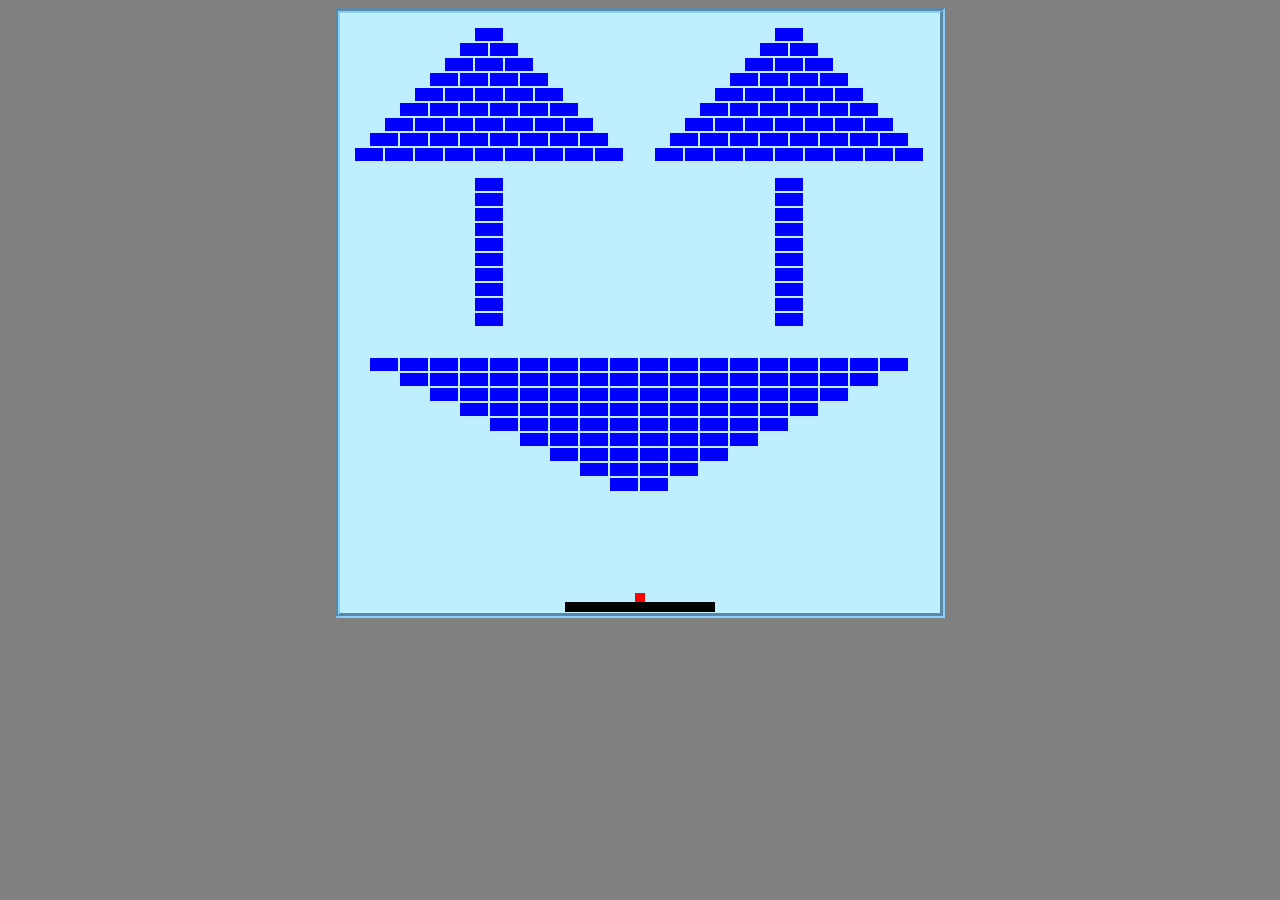
<file: WebContent/breakBricks.html>
<!DOCTYPE HTML PUBLIC "-//W3C//DTD HTML 4.01 Transitional//EN">  
<html>  
<head>  
<meta http-equiv="Content-Type" content="text/html; charset=gb2312" />  
<title></title>  
<style>  
#mainDiv div{  
    width:28px;height:13px;background-color:blue;position:absolute;  
}  
</style>  
<script>  
 
var $ = function (id) {//���㰴id��ȡ  
    return document.getElementById(id);  
};  
  
var zdivs = new Array();//���ڴ洢���е�ש��div  
  
window.onload=function(){  
    var x =150;var y = 15;  
    var m = $("mainDiv");  
      
    for(var i=1;i<=9;i++){  
          
        for(var j=0;j<i;j++){  
            var di = document.createElement("div");  
            di.style.top = y+(i-1)*15;  
            di.style.left= x-i*15+j*30;  
            m.appendChild(di);  
              
            var di1 = document.createElement("div");  
            di1.style.top = y+(i-1)*15;  
            di1.style.left= x+300-i*15+j*30;  
            m.appendChild(di1);  
              
            zdivs[zdivs.length]=di;  
            zdivs[zdivs.length]=di1;  
        }         
          
          
    }  
  
    for(var i=1;i<=10;i++){  
            var di = document.createElement("div");  
            di.style.top = y+150+(i-1)*15;  
            di.style.left= x-15;  
            m.appendChild(di);  
              
            var di1 = document.createElement("div");  
            di1.style.top = y+150+(i-1)*15;  
            di1.style.left= x-15+300;  
            m.appendChild(di1);  
              
            zdivs[zdivs.length]=di;  
            zdivs[zdivs.length]=di1;  
    }  
      
    for(var i=1;i<=9;i++){  
        for(var j=0;j<i*2;j++){  
            var di = document.createElement("div");  
            di.style.top = y+450-(i-1)*15;  
            di.style.left= x+150-i*30+j*30;  
            m.appendChild(di);  
              
            zdivs[zdivs.length]=di;  
        }  
    }  
      
}  
  
  
var qx = 295;//�����ʼ����left  
var qy = 580;//�����ʼ����top  
var jiao = 89;//��ʼ���нǶ�  
var zx = 1;//����leftλ�Ƶ�����  
var zy = -1;//����topλ�Ƶ�����  
var rp = null;//������Ϸ����  
  
var qx1=0;  
var qy1=0;  
  
  
function go(){  
        var qiu = $("qiuDiv");  
          
        qx = qx +zx*Math.cos((2*Math.PI/360)*jiao);  
        qy = qy +zy*Math.sin((2*Math.PI/360)*jiao);  
          
        if(qy>=580){  
            if(qx<bangleft||qx>bangleft+150){//�ж��Ƿ��ס  
                clearTimeout(rp);  
            }else{  
                zy=-1;  
                if((qx-bangleft)>(75)){  
                    jiao = 90-(qx-bangleft+10-75)/75*90;  
                    zx = 1;  
                }else{  
                    jiao = 90 - (75-(qx-bangleft+10))/75*90;  
                    zx=-1;  
                }  
                rp = setTimeout("go()",1);  
            }  
        }else{if(qy<=480)  
                for(var i=0,m = zdivs.length ;i<m;i++){  
                    var io = checkIsP(qx,qy,zdivs[i].offsetLeft,zdivs[i].offsetTop);  
                      
                    if(io!=0){  
                          
                        zdivs[i].style.display = "none";  
                        zdivs.splice(i,1);  
                        if(io==1){  
                            zx=1;  
                        }  
                        if(io==2){  
                            zx=-1;  
                        }  
                        if(io==3){  
                            zy=1;  
                        }  
                        if(io==4){  
                            zy=-1;  
                        }  
                        break;  
                    }                 
                }  
              
            if(qx>=600)zx=-1;  
            if(qx<=0)zx=1;  
            if(qy<=0)zy=1;  
            qiu.style.left = qx+"px";     
            qiu.style.top = qy+"px";  
            if(zdivs.length!=0)//���ש��δ����  
            rp = setTimeout("go()",1);  
            }  
}  
  
function checkIsP(qx,qy,zx,zy){  
    var f = {  
        x:qx,  
        y:qy,  
        x1:qx+10,  
        y1:qy+10  
    }  
    var z = {  
        x:zx,  
        y:zy,  
        x1:zx+30,  
        y1:zy+15  
    }  
    var sx;var sy;  
    sx = f.x>=z.x?f.x:z.x;  
    sy = f.y>=z.y?f.y:z.y;  
    if(sx >= f.x && sx <= f.x1 && sy >= f.y && sy <= f.y1 && sx >= z.x && sx <= z.x1 && sy >= z.y && sy <= z.y1){  
      
        return seSmall(Math.abs(f.x-z.x1),Math.abs(f.x1-z.x),Math.abs(f.y-z.y1),Math.abs(f.y1-z.y));  
          
    }else{  
        return 0;  
    }  
}  
  
function seSmall(a,b,c,d){  
      
    if(a<b&&a<c&&a<d){  
        return 1;  
    }  
    if(b<a&&b<c&&b<d){  
        return 2;  
    }  
    if(c<a&&c<b&&c<d){  
        return 3;  
    }  
    if(d<b&&d<c&&d<a){  
        return 4;  
    }  
}  
  
var bangleft = 225;  
var qiuleft = 295;  
var bs = 10;//�����ƶ�Ƶ��  
var kflag =  false;  
//���̴����¼�  
function keydownEvent(event){  
        if(event.keyCode==32){//����ǿո�  
            if(!kflag)  
            go()  
            kflag = true;  
        }  
          
          
        var qiu = $("qiuDiv");  
        var bang = $("bangDiv");  
        if(event.keyCode==37){//��������ͷ  
            for(var i = 0;i<bs;i++){  
                if(bangleft-1!=0){  
                    bangleft-=1;  
                    bang.style.left = bangleft+"px";  
                    if(!kflag){  
                        qiuleft-=1;  
                        qx-=1;  
                        qiu.style.left = qiuleft+"px";  
                    }  
                }  
            }  
        }  
        if(event.keyCode==39){//������Ҽ�ͷ  
            for(var i = 0;i<bs;i++){  
                if(bangleft+1!=450){  
                    bangleft+=1;  
                    bang.style.left = bangleft+"px";  
                    if(!kflag){  
                        qiuleft+=1;  
                        qx+=1;  
                        qiu.style.left = qiuleft+"px";  
                    }  
                }  
            }  
        }  
          
    }  
</script>  
</head>  
<body style="background-color:grey;" onkeydown="keydownEvent(event)">  
    <div align="center">  
        <div style="width:600px;height:600px;background-color:#BFEFFF;border:5px groove #87CEFA;position:relative;" id="mainDiv">  
            <div id="qiuDiv" style="width:10px;height:10px;top:580;left:295;background-color:red;"></div>  
            <div id="bangDiv" style="width:150px;height:10px;bottom:1;left:225;background-color:black;"></div>  
        </div>  
    </div>  
<body>  
</html>
</file>
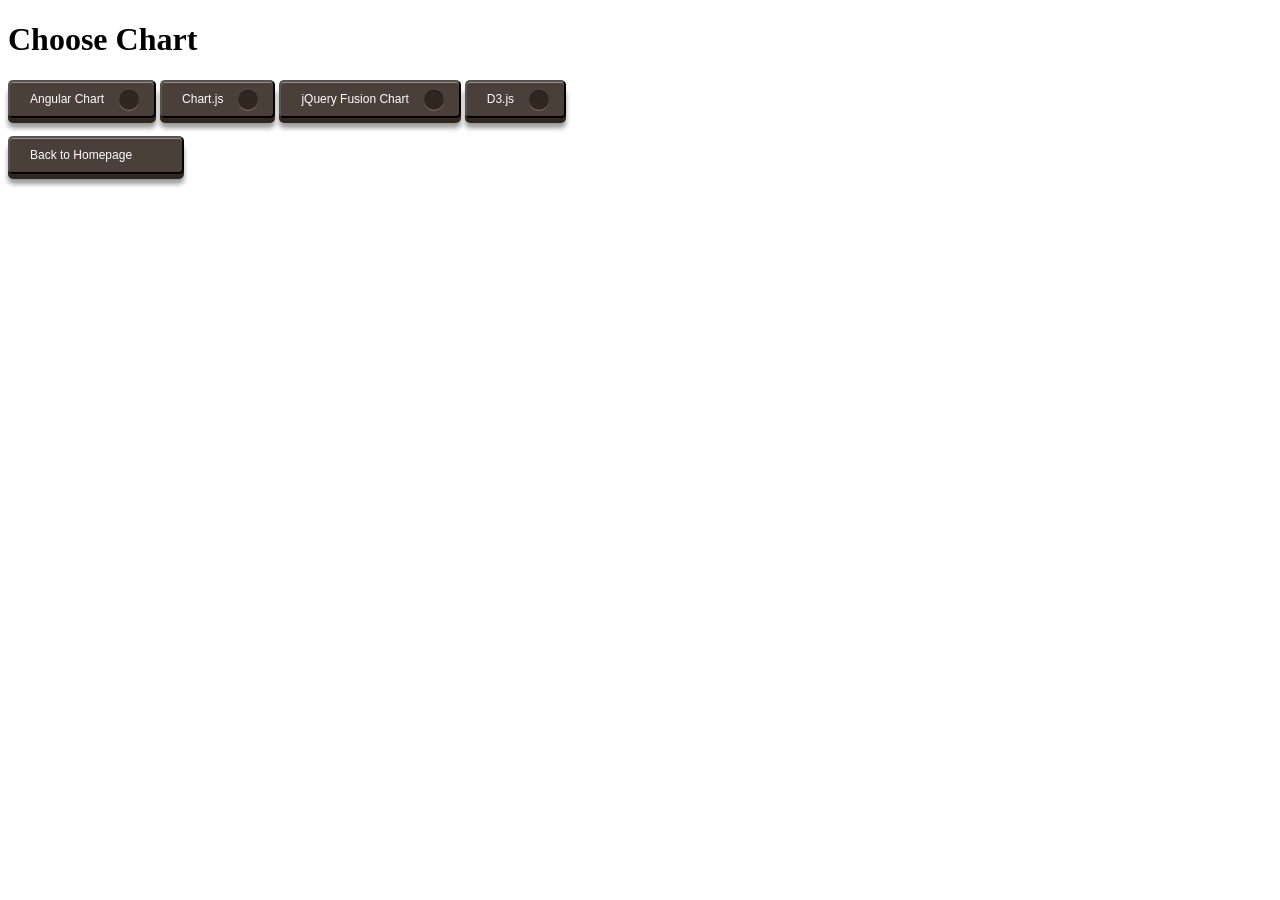
<file: WebContent/chart.html>
<!DOCTYPE html>
<html>
<head>
<meta charset="UTF-8">
<title>Insert title here</title>
<style>
.b1 {
	background-color:#4b3f39;
	font-family: 'Open Sans', sans-serif;
	font-size:12px;
	text-decoration:none;
	color:#fff;
	position:relative;
	padding:10px 20px;
	padding-right:50px;
	background-image: linear-gradient(bottom, rgb(62,51,46) 0%, rgb(101,86,78) 100%);
	border-radius: 5px;
	box-shadow: inset 0px 1px 0px #9e8d84, 0px 5px 0px 0px #322620, 0px 10px 5px #999;
}

.b1:active {
	top:3px;
	background-image: linear-gradient(bottom, rgb(62,51,46) 100%, rgb(101,86,78) 0%);
	box-shadow: inset 0px 1px 0px #9e8d84, 0px 2px 0px 0px #322620, 0px 5px 3px #999;
}

.b1::before {
	background-color:#322620;
	background-image:url(http://www.freeiconspng.com/uploads/red-arrow-png-22.png);
	background-repeat:no-repeat;
	background-position:center center;
	content:"";
	width:20px;
	height:20px;
	position:absolute;
	right:15px;
	top:50%;
	margin-top:-9px;
	border-radius: 50%;
	box-shadow: inset 0px 1px 0px #19120f, 0px 1px 0px #827066;
}

.b1:active::before {
	top:50%;
	margin-top:-12px;
	box-shadow: inset 0px 1px 0px #827066, 0px 3px 0px #19120f, 0px 6px 3px #382e29;
}

.b2 {
	background-color:#3bb3e0;
	font-family: 'Open Sans', sans-serif;
	font-size:12px;
	text-decoration:none;
	color:#fff;
	position:relative;
	padding:10px 20px;
	border-left:solid 1px #2ab7ec;
	margin-left:35px;
	background-image: linear-gradient(bottom, rgb(44,160,202) 0%, rgb(62,184,229) 100%);
	border-top-right-radius: 5px;
	border-bottom-right-radius: 5px;
	box-shadow: inset 0px 1px 0px #2ab7ec, 0px 5px 0px 0px #156785, 0px 10px 5px #999;
}

.b2:active {
	top:3px;
	background-image: linear-gradient(bottom, rgb(62,184,229) 0%, rgb(44,160,202) 100%);
	box-shadow: inset 0px 1px 0px #2ab7ec, 0px 2px 0px 0px #156785, 0px 5px 3px #999;
}
.b2::before {
	content:"·";
	width:35px;
	max-height:29px;
	height:100%;
	position:absolute;
	display:block;
	padding-top:8px;
	top:0px;
	left:-36px;
	font-size:16px;
	font-weight:bold;
	color:#8fd1ea;
	text-shadow:1px 1px 0px #07526e;
	border-right:solid 1px #07526e;
	background-image: linear-gradient(bottom, rgb(10,94,125) 0%, rgb(14,139,184) 100%);
	border-top-left-radius: 5px;
	border-bottom-left-radius: 5px;
	box-shadow:inset 0px 1px 0px #2ab7ec, 0px 5px 0px 0px #032b3a, 0px 10px 5px #999 ;
}

.b2:active::before {
	top:-3px;
	box-shadow:inset 0px 1px 0px #2ab7ec, 0px 5px 0px 0px #032b3a, 1px 1px 0px 0px #044a64, 2px 2px 0px 0px #044a64, 2px 5px 0px 0px #044a64, 6px 4px 2px #0b698b, 0px 10px 5px #999 ;
}
</style>
</head>
<body>
<h1>Choose Chart</h1>
 <button class="b1" onclick = "myFunc1()">Angular Chart</button>
 <button class="b1" onclick = "myFunc2()">Chart.js</button>
 <button class="b1" onclick = "myFunc4()">jQuery Fusion Chart</button> 
 <button class="b1" onclick = "myFunc3()">D3.js</button>
<br/><br/>
<input class="b1" type="button" value = "Back to Homepage" onclick="location.href='index.html'" />

<script>
function myFunc1(){
	window.location.href="AngularChart.html";
}

function myFunc2(){
	window.location.href="Chartjs.html";
}

function myFunc3(){
	window.location.href="d3chart.html";
}
function myFunc4(){
	window.location.href="jQueryFusionchart.html";
}
</script>
</body>
</html>
</file>
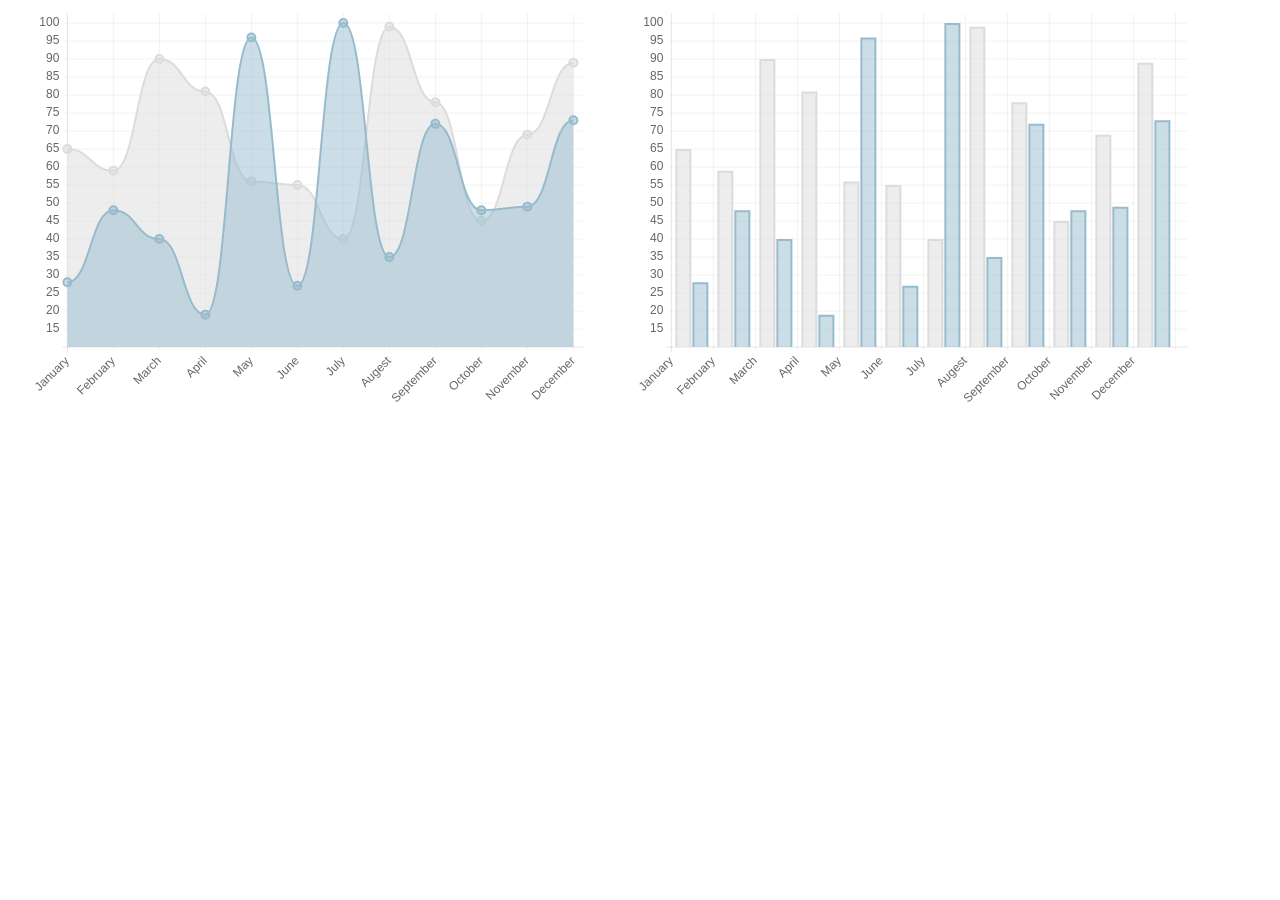
<file: WebContent/Chartjs.html>
<!DOCTYPE html>
<html ng-app="angles">

  <head>
    <title>Bar Chart</title>
<script src="lib/angular.min.js"></script>
<script src="lib/Chart.min.js"></script>
<script src="js/angles.js"></script>
<meta name="viewport" content="initial-scale = 1, user-scalable = no" />
    <style>
			canvas{
			}
		</style>
  </head>

  <body>
    <canvas id="canvas" height="400" width="600"></canvas>
    <canvas id="canvas1" height="400" width="600"></canvas>
    
    <script>	

		var barChartData = {
			labels : ["January","February","March","April","May","June","July","Augest","September","October","November","December"],
			datasets : [
				{
					fillColor : "rgba(220,220,220,0.5)",
					strokeColor : "rgba(220,220,220,1)",
					data : [65,59,90,81,56,55,40,99,78,45,69,89]
				},
				{
					fillColor : "rgba(151,187,205,0.5)",
					strokeColor : "rgba(151,187,205,1)",
					data : [28,48,40,19,96,27,100,35,72,48,49,73]
				}
			]
			
		}

	var myLine = new Chart(document.getElementById("canvas").getContext("2d")).Line(barChartData);
	
	var myLine = new Chart(document.getElementById("canvas1").getContext("2d")).Bar(barChartData);

	
	</script>
  </body>

</html>
</file>
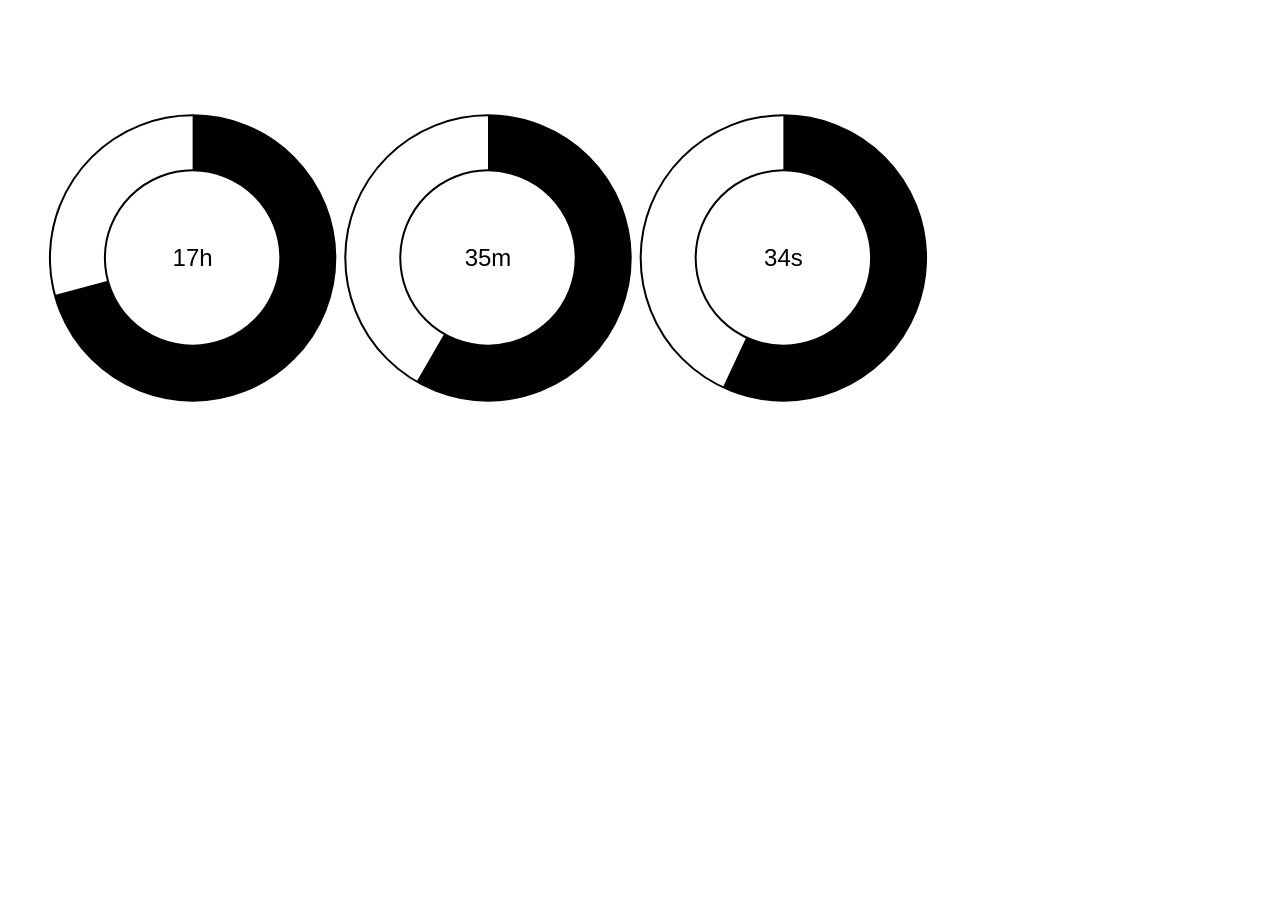
<file: WebContent/d3chart.html>
<!DOCTYPE html>
<html>
<head>
<meta charset="UTF-8">
<title>d3 example</title>
<script src = "lib/d3.v3.min.js"></script>
</head>

<style>

.path--background {
  fill: none;
  stroke: #000;
  stroke-width: 2px;
}

.label {
  font: 24px sans-serif;
  text-anchor: middle;
}

</style>
<body>
<script>
var width = 960,
    height = 500;

var fields = [
  {value: 24, size: 24, label: "h", update: function(date) { return date.getHours(); }},
  {value: 60, size: 60, label: "m", update: function(date) { return date.getMinutes(); }},
  {value: 60, size: 60, label: "s", update: function(date) { return date.getSeconds(); }}
];

var arc = d3.svg.arc()
    .innerRadius(width / 6.5 - 60)
    .outerRadius(width / 6.5 - 5)
    .startAngle(0)
    .endAngle(function(d) { return (d.value / d.size) * 2 * Math.PI; });

var svg = d3.select("body").append("svg")
    .attr("width", width)
    .attr("height", height);

var field = svg.selectAll(".field")
    .data(fields)
  .enter().append("g")
    .attr("transform", function(d, i) { return "translate(" + (i * 2 + 1.25) / 6.5 * width + "," + height / 2 + ")"; })
    .attr("class", "field");

field.append("path")
    .attr("class", "path path--background")
    .attr("d", arc);

var path = field.append("path")
    .attr("class", "path path--foreground");

var label = field.append("text")
    .attr("class", "label")
    .attr("dy", ".35em");

(function update() {
  var now = new Date();

  field
      .each(function(d) { d.previous = d.value, d.value = d.update(now); });

  path.transition()
      .ease("elastic")
      .duration(750)
      .attrTween("d", arcTween);

  label
      .text(function(d) { return d.value + d.label; });

  setTimeout(update, 1000 - (now % 1000));
})();

function arcTween(b) {
  var i = d3.interpolate({value: b.previous}, b);
  return function(t) {
    return arc(i(t));
  };
}

</script>
</body>
</html>
</file>
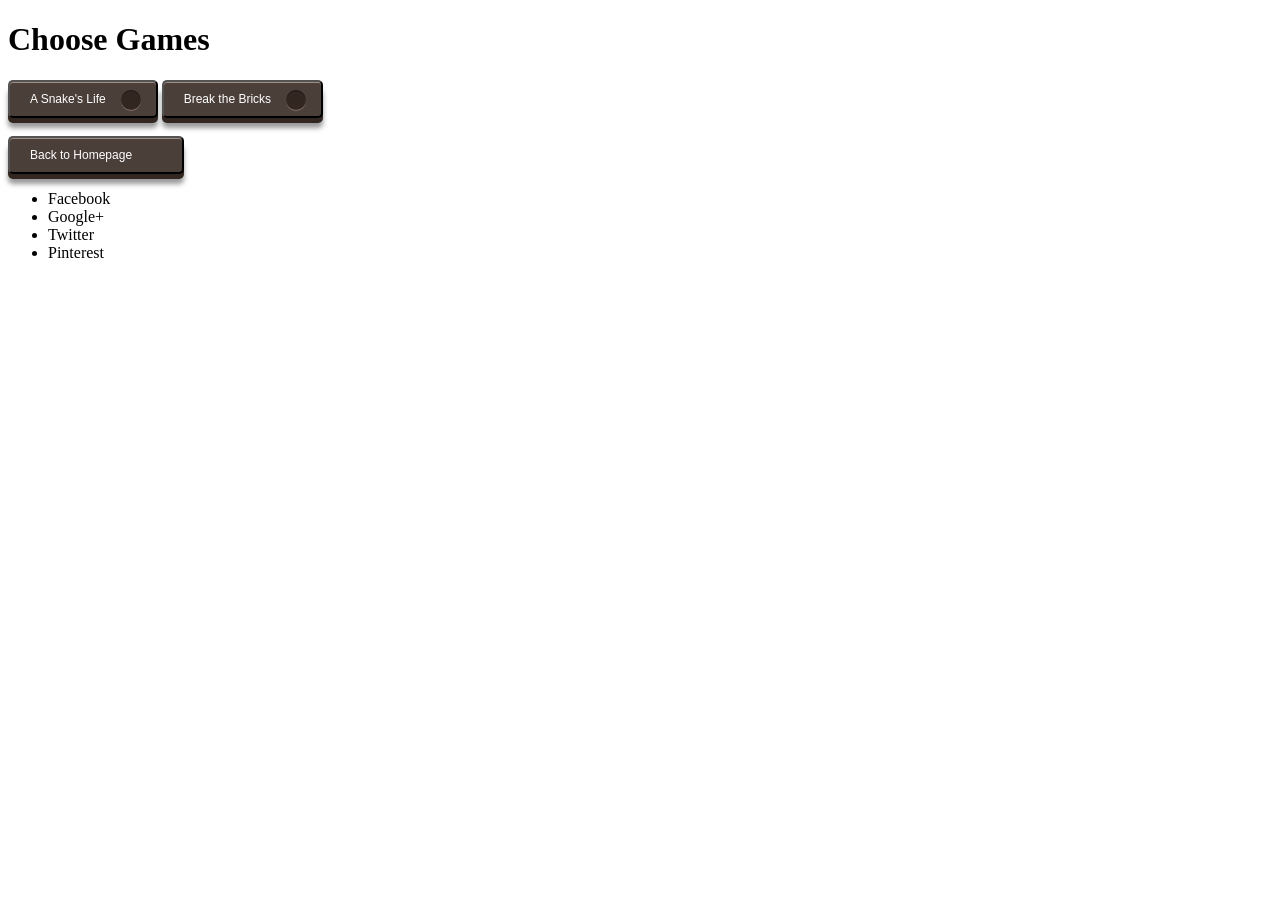
<file: WebContent/game.html>
<!DOCTYPE html>
<html>
<head>
<meta charset="UTF-8">
<title>Insert title here</title>
<style>
.b1 {
	background-color:#4b3f39;
	font-family: 'Open Sans', sans-serif;
	font-size:12px;
	text-decoration:none;
	color:#fff;
	position:relative;
	padding:10px 20px;
	padding-right:50px;
	background-image: linear-gradient(bottom, rgb(62,51,46) 0%, rgb(101,86,78) 100%);
	border-radius: 5px;
	box-shadow: inset 0px 1px 0px #9e8d84, 0px 5px 0px 0px #322620, 0px 10px 5px #999;
}

.b1:active {
	top:3px;
	background-image: linear-gradient(bottom, rgb(62,51,46) 100%, rgb(101,86,78) 0%);
	box-shadow: inset 0px 1px 0px #9e8d84, 0px 2px 0px 0px #322620, 0px 5px 3px #999;
}

.b1::before {
	background-color:#322620;
	background-image:url(http://www.freeiconspng.com/uploads/red-arrow-png-22.png);
	background-repeat:no-repeat;
	background-position:center center;
	content:"";
	width:20px;
	height:20px;
	position:absolute;
	right:15px;
	top:50%;
	margin-top:-9px;
	border-radius: 50%;
	box-shadow: inset 0px 1px 0px #19120f, 0px 1px 0px #827066;
}

.b1:active::before {
	top:50%;
	margin-top:-12px;
	box-shadow: inset 0px 1px 0px #827066, 0px 3px 0px #19120f, 0px 6px 3px #382e29;
}

.b2 {
	background-color:#3bb3e0;
	font-family: 'Open Sans', sans-serif;
	font-size:12px;
	text-decoration:none;
	color:#fff;
	position:relative;
	padding:10px 20px;
	border-left:solid 1px #2ab7ec;
	margin-left:35px;
	background-image: linear-gradient(bottom, rgb(44,160,202) 0%, rgb(62,184,229) 100%);
	border-top-right-radius: 5px;
	border-bottom-right-radius: 5px;
	box-shadow: inset 0px 1px 0px #2ab7ec, 0px 5px 0px 0px #156785, 0px 10px 5px #999;
}

.b2:active {
	top:3px;
	background-image: linear-gradient(bottom, rgb(62,184,229) 0%, rgb(44,160,202) 100%);
	box-shadow: inset 0px 1px 0px #2ab7ec, 0px 2px 0px 0px #156785, 0px 5px 3px #999;
}
.b2::before {
	content:"·";
	width:35px;
	max-height:29px;
	height:100%;
	position:absolute;
	display:block;
	padding-top:8px;
	top:0px;
	left:-36px;
	font-size:16px;
	font-weight:bold;
	color:#8fd1ea;
	text-shadow:1px 1px 0px #07526e;
	border-right:solid 1px #07526e;
	background-image: linear-gradient(bottom, rgb(10,94,125) 0%, rgb(14,139,184) 100%);
	border-top-left-radius: 5px;
	border-bottom-left-radius: 5px;
	box-shadow:inset 0px 1px 0px #2ab7ec, 0px 5px 0px 0px #032b3a, 0px 10px 5px #999 ;
}

.b2:active::before {
	top:-3px;
	box-shadow:inset 0px 1px 0px #2ab7ec, 0px 5px 0px 0px #032b3a, 1px 1px 0px 0px #044a64, 2px 2px 0px 0px #044a64, 2px 5px 0px 0px #044a64, 6px 4px 2px #0b698b, 0px 10px 5px #999 ;
}
</style>
</head>
<body>
<h1>Choose Games</h1>
<!-- <input class="b2" type="button" value = "A Snake's Life" onclick="location.href='snake.html'" />
 -->
 <button class="b1" onclick = "myFunc1()">A Snake's Life</button>
 <button class="b1" onclick = "myFunc2()">Break the Bricks</button>
<br/><br/>
<input class="b1" type="button" value = "Back to Homepage" onclick="location.href='index.html'" />

<div ng-app="myapp" ng-controller = "socialCntrl">
	 <ul ng-social-buttons
             data-url="'http://www.tutorialspoint.com/'"
             data-title="current_title"
             data-description="'{{ current_description }}'"
             data-image="'http://s3.mistinfo.com/32/d8/32d8eab76f4c242f665bda66b5edc6c5.jpg'">
            <li class="ng-social-facebook">Facebook</li>
            <li class="ng-social-google-plus">Google+</li>
            <li class="ng-social-twitter">Twitter</li>
            <li class="ng-social-pinterest">Pinterest</li> 
    </ul>

</div>

<script>
function myFunc1(){
	window.location.href="snake.html";
}

function myFunc2(){
	window.location.href="breakBricks.html";
}

</script>
</body>
</html>
</file>
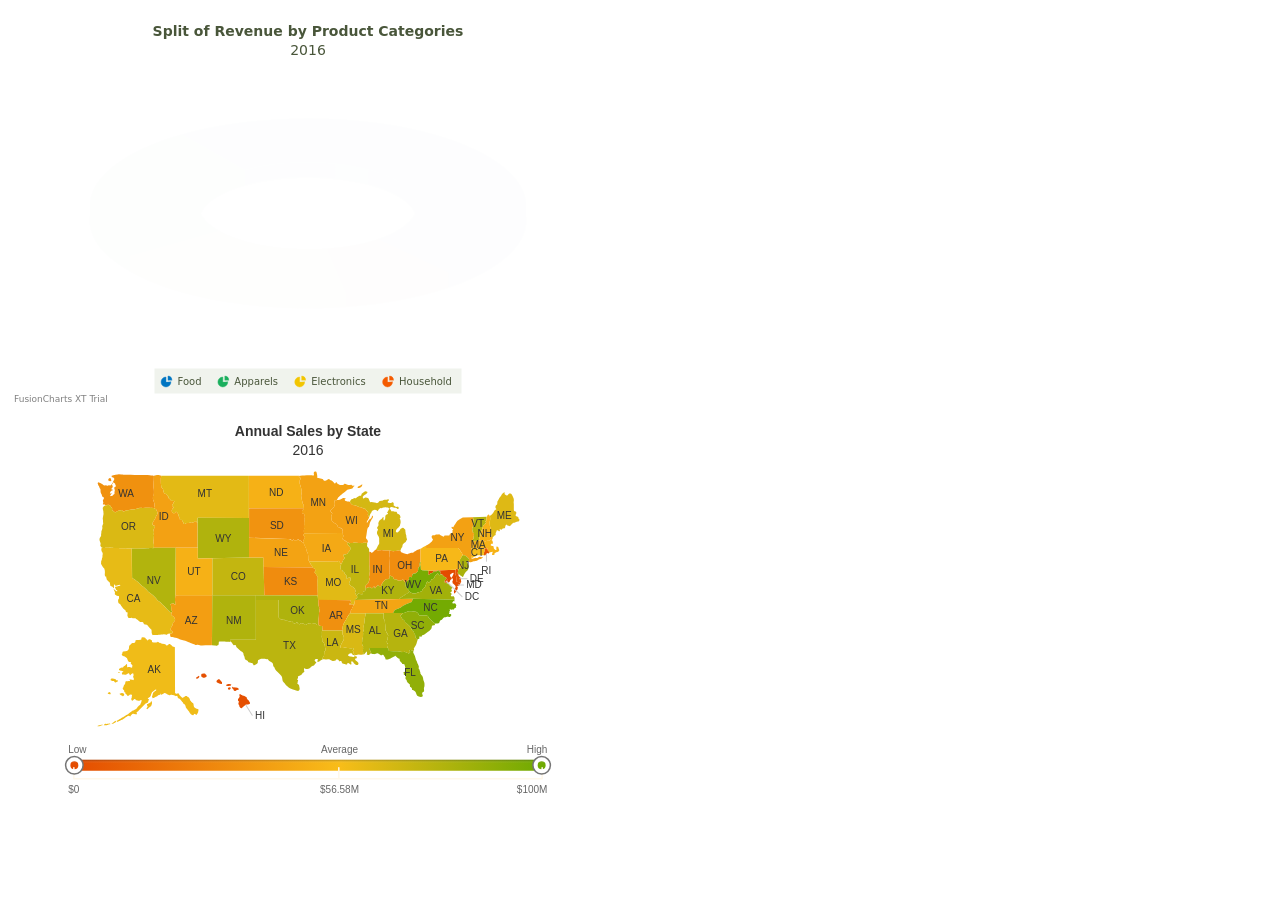
<file: WebContent/jQueryFusionchart.html>
<!DOCTYPE html>
<html>

  <head>
    <script type="text/javascript" src="lib/fusioncharts.js"></script>
    <script type="text/javascript" src="lib/fusioncharts.charts.js"></script>
	 <script type="text/javascript" src="lib/fusioncharts.maps.js"></script>
    <script type="text/javascript" src="lib/fusioncharts.usa.js"></script>
	 <script type="text/javascript" src="lib/fusioncharts.theme.fint.js"></script>
	
	<script>
	FusionCharts.ready(function () {
	    var revenueChart = new FusionCharts({
	        type: 'doughnut3d',
	        renderAt: 'chart-container',
	        width: '600',
	        height: '400',
	        dataFormat: 'json',
	        dataSource: {
	            "chart": {
	                "caption": "Split of Revenue by Product Categories",
	                "subCaption": "2016",
	                "numberPrefix": "$",
	                "paletteColors": "#0075c2,#1aaf5d,#f2c500,#f45b00,#8e0000",
	                "bgColor": "#ffffff",
	                "showBorder": "0",
	                "use3DLighting": "0",
	                "showShadow": "0",
	                "enableSmartLabels": "0",
	                "startingAngle": "310",
	                "showLabels": "0",
	                "showPercentValues": "1",
	                "showLegend": "1",
	                "legendShadow": "0",
	                "legendBorderAlpha": "0",                                
	                "decimals": "0",
	                "captionFontSize": "14",
	                "subcaptionFontSize": "14",
	                "subcaptionFontBold": "0",
	                "toolTipColor": "#ffffff",
	                "toolTipBorderThickness": "0",
	                "toolTipBgColor": "#000000",
	                "toolTipBgAlpha": "80",
	                "toolTipBorderRadius": "2",
	                "toolTipPadding": "5",
	            },
	            "data": [
	                {
	                    "label": "Food",
	                    "value": "28504"
	                }, 
	                {
	                    "label": "Apparels",
	                    "value": "14633"
	                }, 
	                {
	                    "label": "Electronics",
	                    "value": "10507"
	                }, 
	                {
	                    "label": "Household",
	                    "value": "4910"
	                }
	            ]
	        }
	    }).render();
	});

	FusionCharts.ready(function() {
	    var salesByState = new FusionCharts({
	        type: 'usa',
	        renderAt: 'chart-container1',
	        width: '600',
	        height: '400',
	        dataFormat: 'json',
	        dataSource: {
	            "chart": {
	                "caption": "Annual Sales by State",
	                "subcaption": "2016",
	                "bgColor": "#ffffff",
	                "showBorder": "0",
	                "entityFillHoverColor": "#cccccc",
	                "numberScaleValue": "1,1000,1000",
	                "numberScaleUnit": "K,M,B",
	                "numberPrefix": "$",
	                "showLabels": "1",
	                "theme": "fint"
	            },
	            "colorrange": {
	                "minvalue": "0",
	                "startlabel": "Low",
	                "endlabel": "High",
	                "code": "#e44a00",
	                "gradient": "1",
	                "color": [
	                    {
	                        "maxvalue": "56580",
	                        "displayvalue": "Average",
	                        "code": "#f8bd19"
	                    },
	                    {
	                        "maxvalue": "100000",
	                        "code": "#6baa01"
	                    }
	                ]
	            },
	            "data": [
	                {
	                    "id": "HI",
	                    "value": "3189"
	                },
	                {
	                    "id": "DC",
	                    "value": "2879"
	                },
	                {
	                    "id": "MD",
	                    "value": "920"
	                },
	                {
	                    "id": "DE",
	                    "value": "4607"
	                },
	                {
	                    "id": "RI",
	                    "value": "4890"
	                },
	                {
	                    "id": "WA",
	                    "value": "34927"
	                },
	                {
	                    "id": "OR",
	                    "value": "65798"
	                },
	                {
	                    "id": "CA",
	                    "value": "61861"
	                },
	                {
	                    "id": "AK",
	                    "value": "58911"
	                },
	                {
	                    "id": "ID",
	                    "value": "42662"
	                },
	                {
	                    "id": "NV",
	                    "value": "78041"
	                },
	                {
	                    "id": "AZ",
	                    "value": "41558"
	                },
	                {
	                    "id": "MT",
	                    "value": "62942"
	                },
	                {
	                    "id": "WY",
	                    "value": "78834"
	                },
	                {
	                    "id": "UT",
	                    "value": "50512"
	                },
	                {
	                    "id": "CO",
	                    "value": "73026"
	                },
	                {
	                    "id": "NM",
	                    "value": "78865"
	                },
	                {
	                    "id": "ND",
	                    "value": "50554"
	                },
	                {
	                    "id": "SD",
	                    "value": "35922"
	                },
	                {
	                    "id": "NE",
	                    "value": "43736"
	                },
	                {
	                    "id": "KS",
	                    "value": "32681"
	                },
	                {
	                    "id": "OK",
	                    "value": "79038"
	                },
	                {
	                    "id": "TX",
	                    "value": "75425"
	                },
	                {
	                    "id": "MN",
	                    "value": "43485"
	                },
	                {
	                    "id": "IA",
	                    "value": "46515"
	                },
	                {
	                    "id": "MO",
	                    "value": "63715"
	                },
	                {
	                    "id": "AR",
	                    "value": "34497"
	                },
	                {
	                    "id": "LA",
	                    "value": "70706"
	                },
	                {
	                    "id": "WI",
	                    "value": "42382"
	                },
	                {
	                    "id": "IL",
	                    "value": "73202"
	                },
	                {
	                    "id": "KY",
	                    "value": "79118"
	                },
	                {
	                    "id": "TN",
	                    "value": "44657"
	                },
	                {
	                    "id": "MS",
	                    "value": "66205"
	                },
	                {
	                    "id": "AL",
	                    "value": "75873"
	                },
	                {
	                    "id": "GA",
	                    "value": "76895"
	                },
	                {
	                    "id": "MI",
	                    "value": "67695"
	                },
	                {
	                    "id": "IN",
	                    "value": "33592"
	                },
	                {
	                    "id": "OH",
	                    "value": "32960"
	                },
	                {
	                    "id": "PA",
	                    "value": "54346"
	                },
	                {
	                    "id": "NY",
	                    "value": "42828"
	                },
	                {
	                    "id": "VT",
	                    "value": "77411"
	                },
	                {
	                    "id": "NH",
	                    "value": "51403"
	                },
	                {
	                    "id": "ME",
	                    "value": "64636"
	                },
	                {
	                    "id": "MA",
	                    "value": "51767"
	                },
	                {
	                    "id": "CT",
	                    "value": "57353"
	                },
	                {
	                    "id": "NJ",
	                    "value": "80788"
	                },
	                {
	                    "id": "WV",
	                    "value": "95890"
	                },
	                {
	                    "id": "VA",
	                    "value": "83140"
	                },
	                {
	                    "id": "NC",
	                    "value": "97344"
	                },
	                {
	                    "id": "SC",
	                    "value": "88234"
	                },
	                {
	                    "id": "FL",
	                    "value": "88234"
	                }
	            ]
	        }
	    }).render();

	});
	</script>
  </head>

  <body>
    <div id="chart-container">FusionCharts will render here</div>
    <div id="chart-container1">FusionCharts maps will render here</div>

  </body>

</html>
</file>
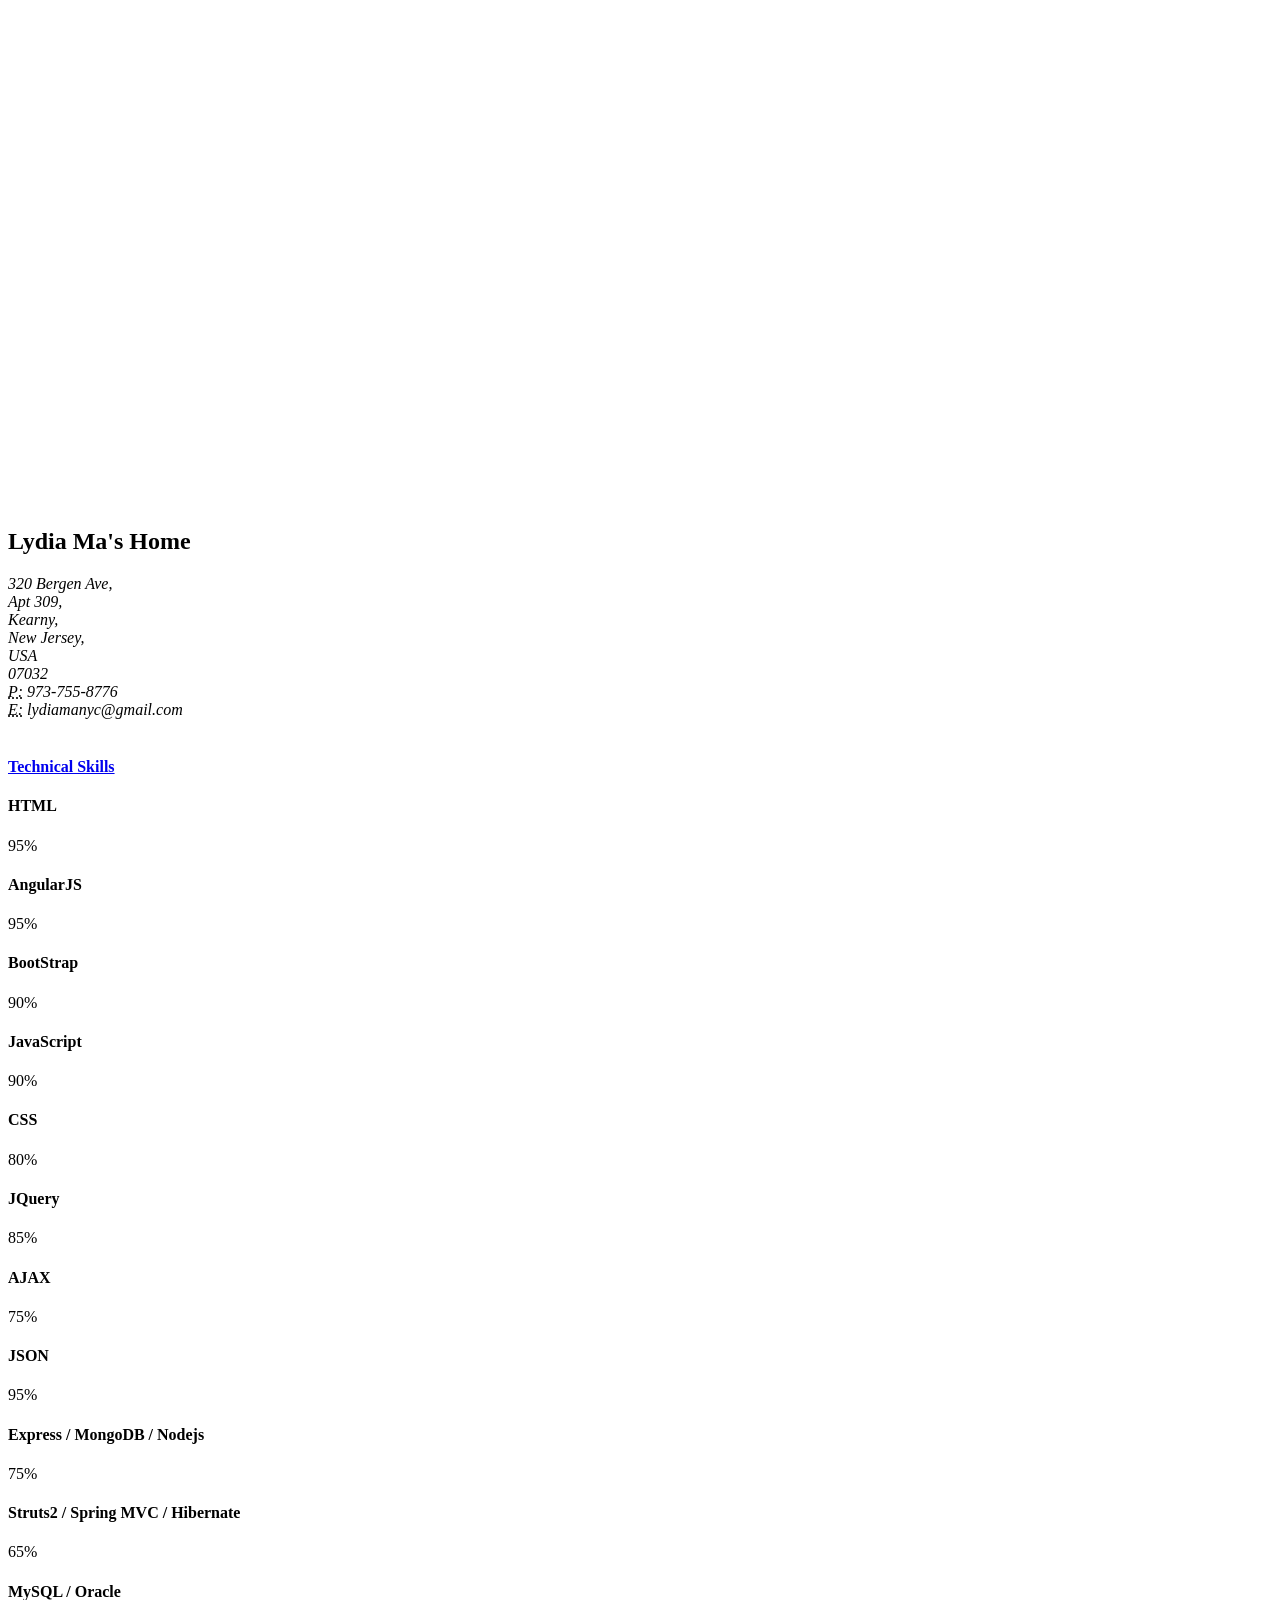
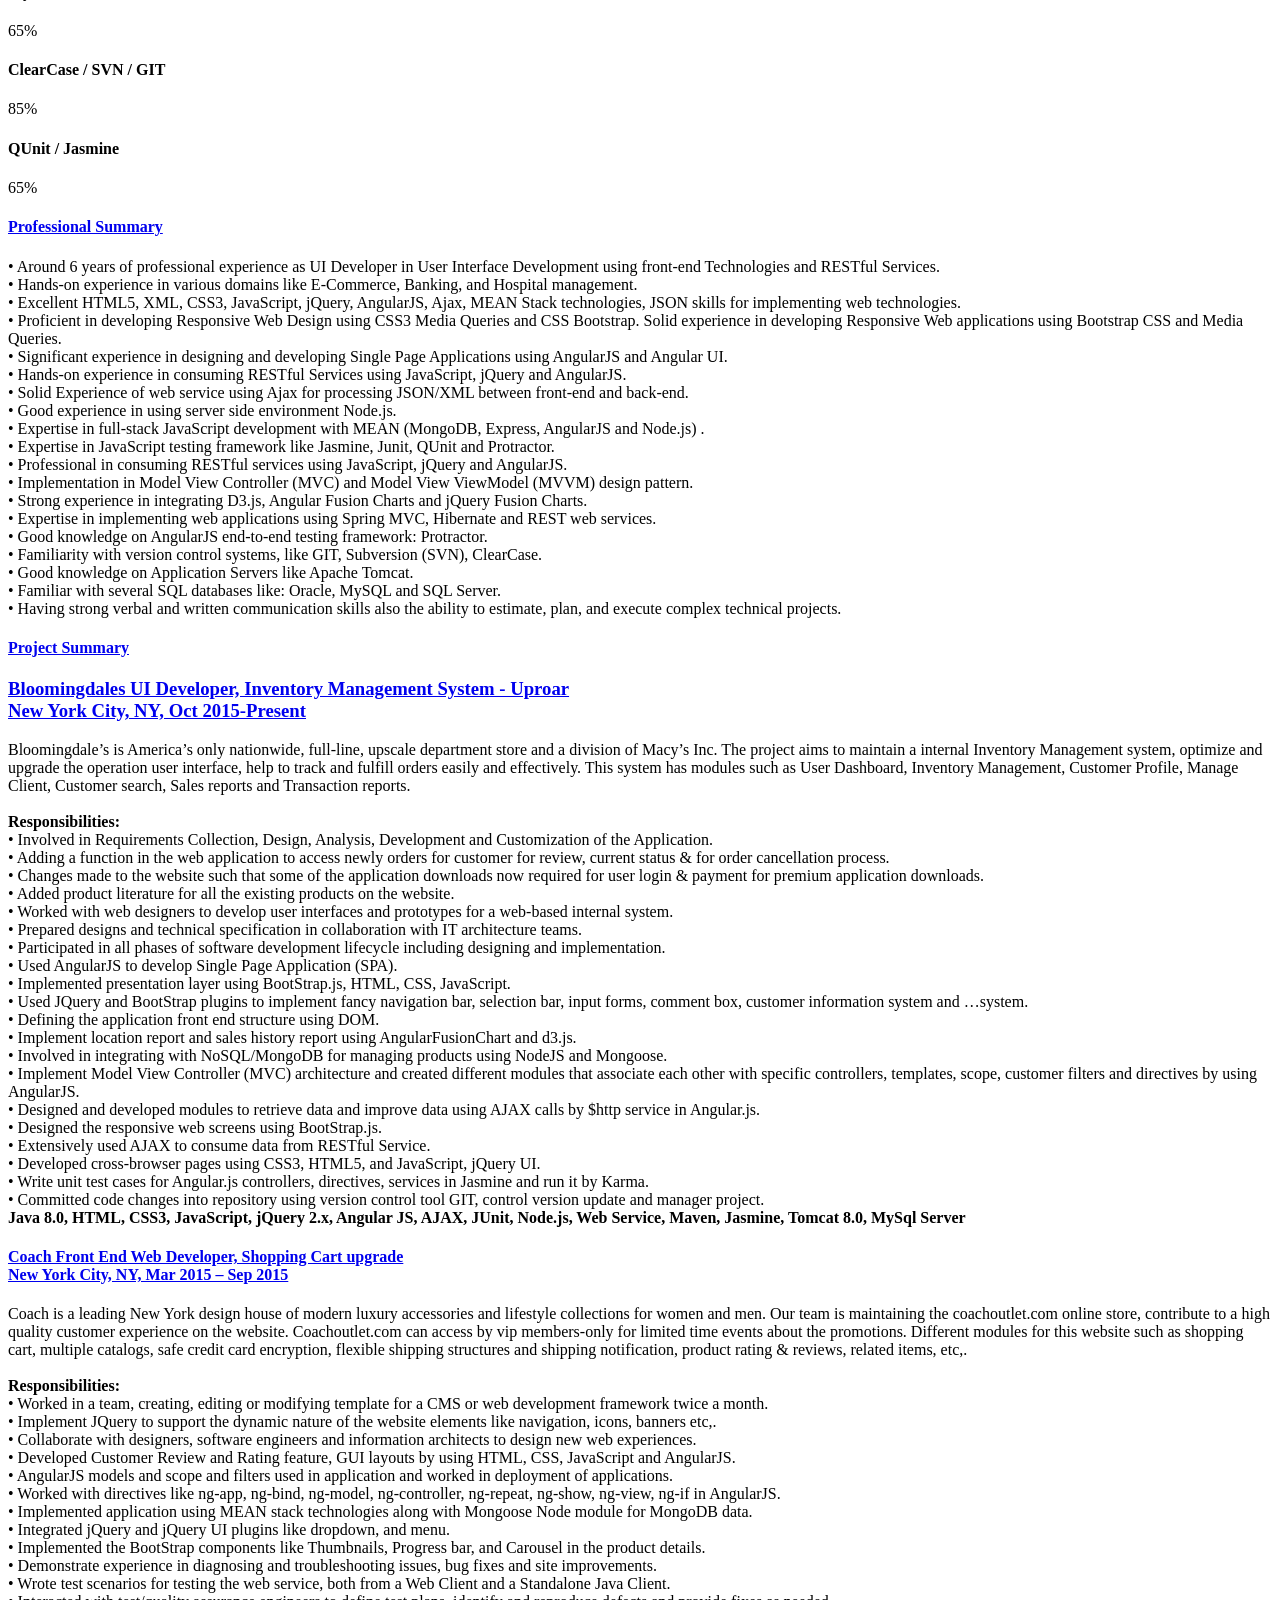
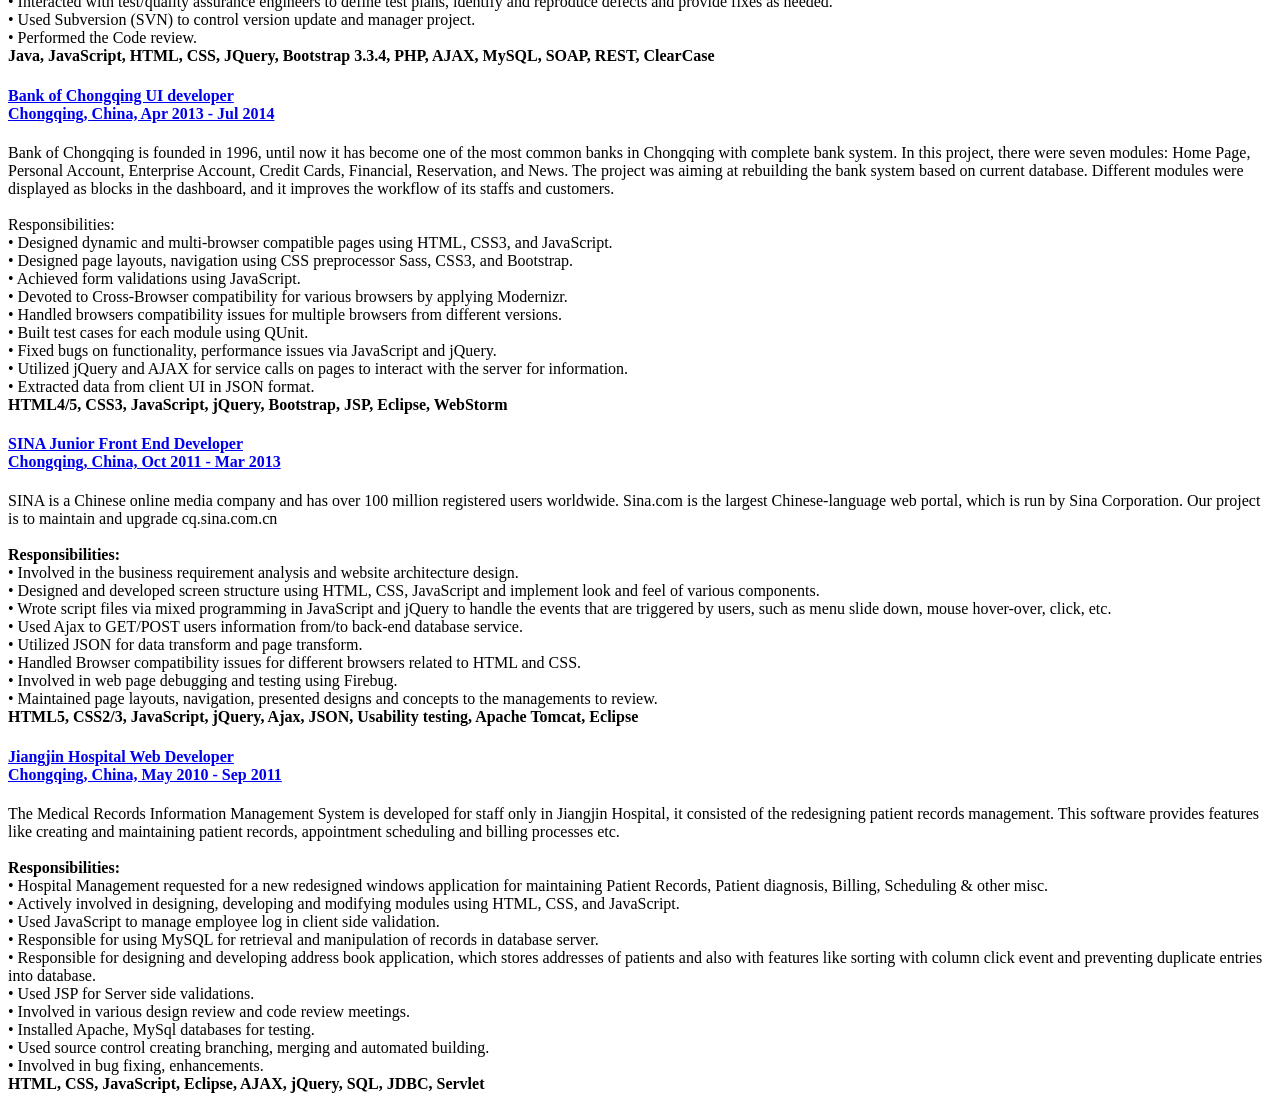
<file: WebContent/profile.html>
<body>

<div class="container">
		<div id="gmap_canvas" style="height: 500px; width: 600px;"></div>
	</div>	
	<script type="text/javascript"
	src="http://maps.google.com/maps/api/js?key=AIzaSyAi56kC6I4T7Aj4xwF3I7aasc5qOCGkc2I&libraries=places&callback=init_map" async defer>
</script>  
	<script type="text/javascript">
			function init_map() {
				var myOptions = {
					center : new google.maps.LatLng(40.755900, -74.142474),
					zoom : 14,
					mapTypeId : google.maps.MapTypeId.ROADMAP
				};
				var map = new google.maps.Map(document.getElementById("gmap_canvas"), myOptions);
				marker = new google.maps.Marker({
				    map: map,
				    position: new google.maps.LatLng(40.755900, -74.142474)
				});
				infowindow = new google.maps.InfoWindow({
				    content: "<b>Home</b><br/>320 Bergen Ave, Apt 309, <br/>Kearny, NJ, 07032 "
				});
				google.maps.event.addListener(marker, "click", function () {
				    infowindow.open(map, marker);
				});
				infowindow.open(map, marker);
			}
			window.onload=init_map;
			//google.maps.event.addDomListener(window, 'load', init_map);
		</script>
		<div class="container">
		<h2>Lydia Ma's Home</h2>
		<address>
		    320 Bergen Ave,<br/>
		    Apt 309,<br/>
		    Kearny,<br/>
		    New Jersey,<br/>
		    USA<br/>
		    07032<br/>
		    <abbr title = "Phone">P:</abbr> 973-755-8776<br/>
		    <abbr title = "email">E:</abbr> lydiamanyc@gmail.com
		</address>
		</div>
	<br/>	  
	<div>
		<div class="container">
			<div class="panel-group" id="accordion">
				<div class="panel panel-default">
					<div class="panel-heading">
						<h4 class="panel-title">
							<a data-toggle="collapse" data-parent="#accordion"
								href="profile/#collapse1">Technical Skills</a>
						</h4>
					</div>
					<div id="collapse1" class="panel-collapse collapse ">
						<div class="panel-body">
							<h4>HTML</h4>
							<div class="progress">
								<div class="progress-bar progress-bar-striped active"
									role="progressbar" aria-valuenow="80" aria-valuemin="0"
									aria-valuemax="100" style="width: 95%">95%</div>
							</div>

							<h4>AngularJS</h4>
							<div class="progress">
								<div class="progress-bar progress-bar-striped active"
									role="progressbar" aria-valuenow="40" aria-valuemin="0"
									aria-valuemax="100" style="width: 95%">95%</div>
							</div>

							<h4>BootStrap</h4>
							<div class="progress">
								<div class="progress-bar progress-bar-striped active"
									role="progressbar" aria-valuenow="40" aria-valuemin="0"
									aria-valuemax="100" style="width: 90%">90%</div>
							</div>

							<h4>JavaScript</h4>
							<div class="progress">
								<div class="progress-bar progress-bar-striped active"
									role="progressbar" aria-valuenow="40" aria-valuemin="0"
									aria-valuemax="100" style="width: 90%">90%</div>
							</div>

							<h4>CSS</h4>
							<div class="progress">
								<div class="progress-bar progress-bar-striped active"
									role="progressbar" aria-valuenow="40" aria-valuemin="0"
									aria-valuemax="100" style="width: 80%">80%</div>
							</div>

							<h4>JQuery</h4>
							<div class="progress">
								<div class="progress-bar progress-bar-striped active"
									role="progressbar" aria-valuenow="40" aria-valuemin="0"
									aria-valuemax="100" style="width: 85%">85%</div>
							</div>

							<h4>AJAX</h4>
							<div class="progress">
								<div class="progress-bar progress-bar-striped active"
									role="progressbar" aria-valuenow="40" aria-valuemin="0"
									aria-valuemax="100" style="width: 75%">75%</div>
							</div>

							<h4>JSON</h4>
							<div class="progress">
								<div class="progress-bar progress-bar-striped active"
									role="progressbar" aria-valuenow="40" aria-valuemin="0"
									aria-valuemax="100" style="width: 95%">95%</div>
							</div>

							<h4>Express / MongoDB / Nodejs</h4>
							<div class="progress">
								<div class="progress-bar progress-bar-striped active"
									role="progressbar" aria-valuenow="40" aria-valuemin="0"
									aria-valuemax="100" style="width: 75%">75%</div>
							</div>

							<h4>Struts2 / Spring MVC / Hibernate</h4>
							<div class="progress">
								<div class="progress-bar progress-bar-striped active"
									role="progressbar" aria-valuenow="40" aria-valuemin="0"
									aria-valuemax="100" style="width: 65%">65%</div>
							</div>

							<h4>MySQL / Oracle</h4>
							<div class="progress">
								<div class="progress-bar progress-bar-striped active"
									role="progressbar" aria-valuenow="40" aria-valuemin="0"
									aria-valuemax="100" style="width: 65%">65%</div>
							</div>

							<h4>ClearCase / SVN / GIT</h4>
							<div class="progress">
								<div class="progress-bar progress-bar-striped active"
									role="progressbar" aria-valuenow="40" aria-valuemin="0"
									aria-valuemax="100" style="width: 85%">85%</div>
							</div>

							<h4>QUnit / Jasmine</h4>
							<div class="progress">
								<div class="progress-bar progress-bar-striped active"
									role="progressbar" aria-valuenow="40" aria-valuemin="0"
									aria-valuemax="100" style="width: 65%">65%</div>
							</div>
						</div>
					</div>
				</div>

				<div class="panel panel-default">
					<div class="panel-heading">
						<h4 class="panel-title">
							<a data-toggle="collapse" data-parent="#accordion"
								href="profile/#collapse2">Professional Summary</a>
						</h4>
					</div>
					<div id="collapse2" class="panel-collapse collapse">
						<div class="panel-body">
							<p>
								• Around 6 years of professional experience as UI Developer in
								User Interface Development using front-end Technologies and
								RESTful Services.<br /> • Hands-on experience in various
								domains like E-Commerce, Banking, and Hospital management.<br />
								• Excellent HTML5, XML, CSS3, JavaScript, jQuery, AngularJS,
								Ajax, MEAN Stack technologies, JSON skills for implementing web
								technologies.<br /> • Proficient in developing Responsive Web
								Design using CSS3 Media Queries and CSS Bootstrap. Solid
								experience in developing Responsive Web applications using
								Bootstrap CSS and Media Queries.<br /> • Significant experience
								in designing and developing Single Page Applications using
								AngularJS and Angular UI.<br /> • Hands-on experience in
								consuming RESTful Services using JavaScript, jQuery and
								AngularJS.<br /> • Solid Experience of web service using Ajax
								for processing JSON/XML between front-end and back-end. <br />
								• Good experience in using server side environment Node.js.<br />
								• Expertise in full-stack JavaScript development with MEAN
								(MongoDB, Express, AngularJS and Node.js) .<br /> • Expertise
								in JavaScript testing framework like Jasmine, Junit, QUnit and
								Protractor.<br /> • Professional in consuming RESTful services
								using JavaScript, jQuery and AngularJS.<br /> • Implementation
								in Model View Controller (MVC) and Model View ViewModel (MVVM)
								design pattern.<br /> • Strong experience in integrating D3.js,
								Angular Fusion Charts and jQuery Fusion Charts.<br /> •
								Expertise in implementing web applications using Spring MVC,
								Hibernate and REST web services.<br /> • Good knowledge on
								AngularJS end-to-end testing framework: Protractor.<br /> •
								Familiarity with version control systems, like GIT, Subversion
								(SVN), ClearCase.<br /> • Good knowledge on Application Servers
								like Apache Tomcat.<br /> • Familiar with several SQL databases
								like: Oracle, MySQL and SQL Server.<br /> • Having strong
								verbal and written communication skills also the ability to
								estimate, plan, and execute complex technical projects.<br />
							</p>
						</div>
					</div>
				</div>

				<div class="panel panel-default" id="accordion-sub">
					<div class="panel-heading">
						<h4 class="panel-title">
							<a data-toggle="collapse" data-parent="#accordion"
								href="profile/#collapse3">Project Summary</a>
						</h4>
					</div>
					<div id="collapse3" class="panel-collapse collapse">
						<div class="panel-body">
							<div class="panel panel-default">
								<div class="panel-heading">
									<h3 class="panel-title">
										<a data-toggle="collapse" data-parent="#accordion-sub"
											href="profile/collapse3/#1ndp"> Bloomingdales UI
											Developer, Inventory Management System - Uproar<br />New
											York City, NY, Oct 2015-Present
										</a>
									</h3>
								</div>
								<div id="1ndp" class="panel-collapse collapse">
									<div class="panel-body">
										Bloomingdale’s is America’s only nationwide, full-line,
										upscale department store and a division of Macy’s Inc. The
										project aims to maintain a internal Inventory Management
										system, optimize and upgrade the operation user interface,
										help to track and fulfill orders easily and effectively. This
										system has modules such as User Dashboard, Inventory
										Management, Customer Profile, Manage Client, Customer search,
										Sales reports and Transaction reports. <br /> <br />
										<strong>Responsibilities: </strong><br /> • Involved in
										Requirements Collection, Design, Analysis, Development and
										Customization of the Application. <br />• Adding a function
										in the web application to access newly orders for customer for
										review, current status & for order cancellation process.<br />
										• Changes made to the website such that some of the
										application downloads now required for user login & payment
										for premium application downloads.<br /> • Added product
										literature for all the existing products on the website.<br />
										• Worked with web designers to develop user interfaces and
										prototypes for a web-based internal system.<br /> • Prepared
										designs and technical specification in collaboration with IT
										architecture teams.<br /> • Participated in all phases of
										software development lifecycle including designing and
										implementation.<br /> • Used AngularJS to develop Single Page
										Application (SPA).<br /> • Implemented presentation layer
										using BootStrap.js, HTML, CSS, JavaScript.<br /> • Used
										JQuery and BootStrap plugins to implement fancy navigation
										bar, selection bar, input forms, comment box, customer
										information system and …system.<br /> • Defining the
										application front end structure using DOM.<br /> • Implement
										location report and sales history report using
										AngularFusionChart and d3.js.<br /> • Involved in integrating
										with NoSQL/MongoDB for managing products using NodeJS and
										Mongoose.<br /> • Implement Model View Controller (MVC)
										architecture and created different modules that associate each
										other with specific controllers, templates, scope, customer
										filters and directives by using AngularJS.<br /> • Designed
										and developed modules to retrieve data and improve data using
										AJAX calls by $http service in Angular.js.<br /> • Designed
										the responsive web screens using BootStrap.js.<br /> •
										Extensively used AJAX to consume data from RESTful Service.<br />
										• Developed cross-browser pages using CSS3, HTML5, and
										JavaScript, jQuery UI.<br /> • Write unit test cases for
										Angular.js controllers, directives, services in Jasmine and
										run it by Karma.<br /> • Committed code changes into
										repository using version control tool GIT, control version
										update and manager project.

									</div>
									<div class="panel-footer">
										<strong>Java 8.0, HTML, CSS3, JavaScript, jQuery 2.x,
											Angular JS, AJAX, JUnit, Node.js, Web Service, Maven,
											Jasmine, Tomcat 8.0, MySql Server</strong>
									</div>
								</div>
							</div>

							<div class="panel panel-default">
								<div class="panel-heading">
									<h4 class="panel-title">
										<a data-toggle="collapse" data-parent="#accordion-sub"
											href="profile/collapse3/#2ndp">Coach Front End Web
											Developer, Shopping Cart upgrade<br /> New York City, NY,
											Mar 2015 – Sep 2015
										</a>
									</h4>
								</div>

								<div id="2ndp" class="panel-collapse collapse">
									<div class="panel-body">
										Coach is a leading New York design house of modern luxury
										accessories and lifestyle collections for women and men. Our
										team is maintaining the coachoutlet.com online store,
										contribute to a high quality customer experience on the
										website. Coachoutlet.com can access by vip members-only for
										limited time events about the promotions. Different modules
										for this website such as shopping cart, multiple catalogs,
										safe credit card encryption, flexible shipping structures and
										shipping notification, product rating & reviews, related
										items, etc,. <br />
										<br />
										<strong> Responsibilities: </strong><br /> • Worked in a
										team, creating, editing or modifying template for a CMS or web
										development framework twice a month. <br />• Implement JQuery
										to support the dynamic nature of the website elements like
										navigation, icons, banners etc,.<br /> • Collaborate with
										designers, software engineers and information architects to
										design new web experiences.<br /> • Developed Customer Review
										and Rating feature, GUI layouts by using HTML, CSS, JavaScript
										and AngularJS.<br /> • AngularJS models and scope and filters
										used in application and worked in deployment of applications.<br />
										• Worked with directives like ng-app, ng-bind, ng-model,
										ng-controller, ng-repeat, ng-show, ng-view, ng-if in
										AngularJS.<br /> • Implemented application using MEAN stack
										technologies along with Mongoose Node module for MongoDB data.
										<br />• Integrated jQuery and jQuery UI plugins like
										dropdown, and menu.<br /> • Implemented the BootStrap
										components like Thumbnails, Progress bar, and Carousel in the
										product details.<br /> • Demonstrate experience in diagnosing
										and troubleshooting issues, bug fixes and site improvements.<br />
										• Wrote test scenarios for testing the web service, both from
										a Web Client and a Standalone Java Client.<br /> • Interacted
										with test/quality assurance engineers to define test plans,
										identify and reproduce defects and provide fixes as needed.<br />
										• Used Subversion (SVN) to control version update and manager
										project.<br /> • Performed the Code review.
									</div>
									<div class="panel-footer">
										<strong>Java, JavaScript, HTML, CSS, JQuery,
											Bootstrap 3.3.4, PHP, AJAX, MySQL, SOAP, REST, ClearCase</strong>
									</div>
								</div>
							</div>

							<div class="panel panel-default">
								<div class="panel-heading">
									<h4 class="panel-title">
										<a data-toggle="collapse" data-parent="#accordion-sub"
											href="profile/collapse3/#3rdp">Bank of Chongqing UI
											developer<br /> Chongqing, China, Apr 2013 - Jul 2014
										</a>
									</h4>
								</div>

								<div id="3rdp" class="panel-collapse collapse">
									<div class="panel-body">
										Bank of Chongqing is founded in 1996, until now it has become
										one of the most common banks in Chongqing with complete bank
										system. In this project, there were seven modules: Home Page,
										Personal Account, Enterprise Account, Credit Cards, Financial,
										Reservation, and News. The project was aiming at rebuilding
										the bank system based on current database. Different modules
										were displayed as blocks in the dashboard, and it improves the
										workflow of its staffs and customers. <br />
										<br /> Responsibilities:<br /> • Designed dynamic and
										multi-browser compatible pages using HTML, CSS3, and
										JavaScript.<br /> • Designed page layouts, navigation using
										CSS preprocessor Sass, CSS3, and Bootstrap.<br /> • Achieved
										form validations using JavaScript.<br /> • Devoted to
										Cross-Browser compatibility for various browsers by applying
										Modernizr.<br /> • Handled browsers compatibility issues for
										multiple browsers from different versions.<br /> • Built test
										cases for each module using QUnit. <br />• Fixed bugs on
										functionality, performance issues via JavaScript and jQuery.<br />
										• Utilized jQuery and AJAX for service calls on pages to
										interact with the server for information.<br /> • Extracted
										data from client UI in JSON format.
									</div>
									<div class="panel-footer">
										<strong>HTML4/5, CSS3, JavaScript, jQuery, Bootstrap,
											JSP, Eclipse, WebStorm</strong>
									</div>
								</div>
							</div>

							<div class="panel panel-default">
								<div class="panel-heading">
									<h4 class="panel-title">
										<a data-toggle="collapse" data-parent="#accordion-sub"
											href="profile/collapse3/#4thp">SINA Junior Front End
											Developer<br /> Chongqing, China, Oct 2011 - Mar 2013
										</a>
									</h4>
								</div>

								<div id="4thp" class="panel-collapse collapse">
									<div class="panel-body">
										SINA is a Chinese online media company and has over 100
										million registered users worldwide. Sina.com is the largest
										Chinese-language web portal, which is run by Sina Corporation.
										Our project is to maintain and upgrade cq.sina.com.cn <br />
										<br />
										<strong>Responsibilities:</strong> <br /> • Involved in the
										business requirement analysis and website architecture design.<br />
										• Designed and developed screen structure using HTML, CSS,
										JavaScript and implement look and feel of various components.<br />
										• Wrote script files via mixed programming in JavaScript and
										jQuery to handle the events that are triggered by users, such
										as menu slide down, mouse hover-over, click, etc.<br /> •
										Used Ajax to GET/POST users information from/to back-end
										database service.<br /> • Utilized JSON for data transform
										and page transform.<br /> • Handled Browser compatibility
										issues for different browsers related to HTML and CSS.<br />
										• Involved in web page debugging and testing using Firebug.<br />
										• Maintained page layouts, navigation, presented designs and
										concepts to the managements to review.
									</div>
									<div class="panel-footer">
										<strong>HTML5, CSS2/3, JavaScript, jQuery, Ajax,
											JSON, Usability testing, Apache Tomcat, Eclipse</strong>
									</div>
								</div>
							</div>

							<div class="panel panel-default">
								<div class="panel-heading">
									<h4 class="panel-title">
										<a data-toggle="collapse" data-parent="#accordion-sub"
											href="profile/collapse3/#5thp">Jiangjin Hospital Web
											Developer<br /> Chongqing, China, May 2010 - Sep 2011
										</a>
									</h4>
								</div>

								<div id="5thp" class="panel-collapse collapse">
									<div class="panel-body">
										The Medical Records Information Management System is developed
										for staff only in Jiangjin Hospital, it consisted of the
										redesigning patient records management. This software provides
										features like creating and maintaining patient records,
										appointment scheduling and billing processes etc. <br />
										<br />
										<strong> Responsibilities:</strong><br /> • Hospital
										Management requested for a new redesigned windows application
										for maintaining Patient Records, Patient diagnosis, Billing,
										Scheduling & other misc.<br /> • Actively involved in
										designing, developing and modifying modules using HTML, CSS,
										and JavaScript.<br /> • Used JavaScript to manage employee
										log in client side validation.<br /> • Responsible for using
										MySQL for retrieval and manipulation of records in database
										server.<br /> • Responsible for designing and developing
										address book application, which stores addresses of patients
										and also with features like sorting with column click event
										and preventing duplicate entries into database.<br /> • Used
										JSP for Server side validations. <br />• Involved in various
										design review and code review meetings.<br /> • Installed
										Apache, MySql databases for testing.<br /> • Used source
										control creating branching, merging and automated building.<br />
										• Involved in bug fixing, enhancements.
									</div>
									<div class="panel-footer">
										<strong></>HTML, CSS, JavaScript, Eclipse, AJAX,
											jQuery, SQL, JDBC, Servlet</strong>
									</div>
								</div>
							</div>
						</div>
					</div>
				</div>
			</div>
		</div>
	</div>
				
</body>
</file>
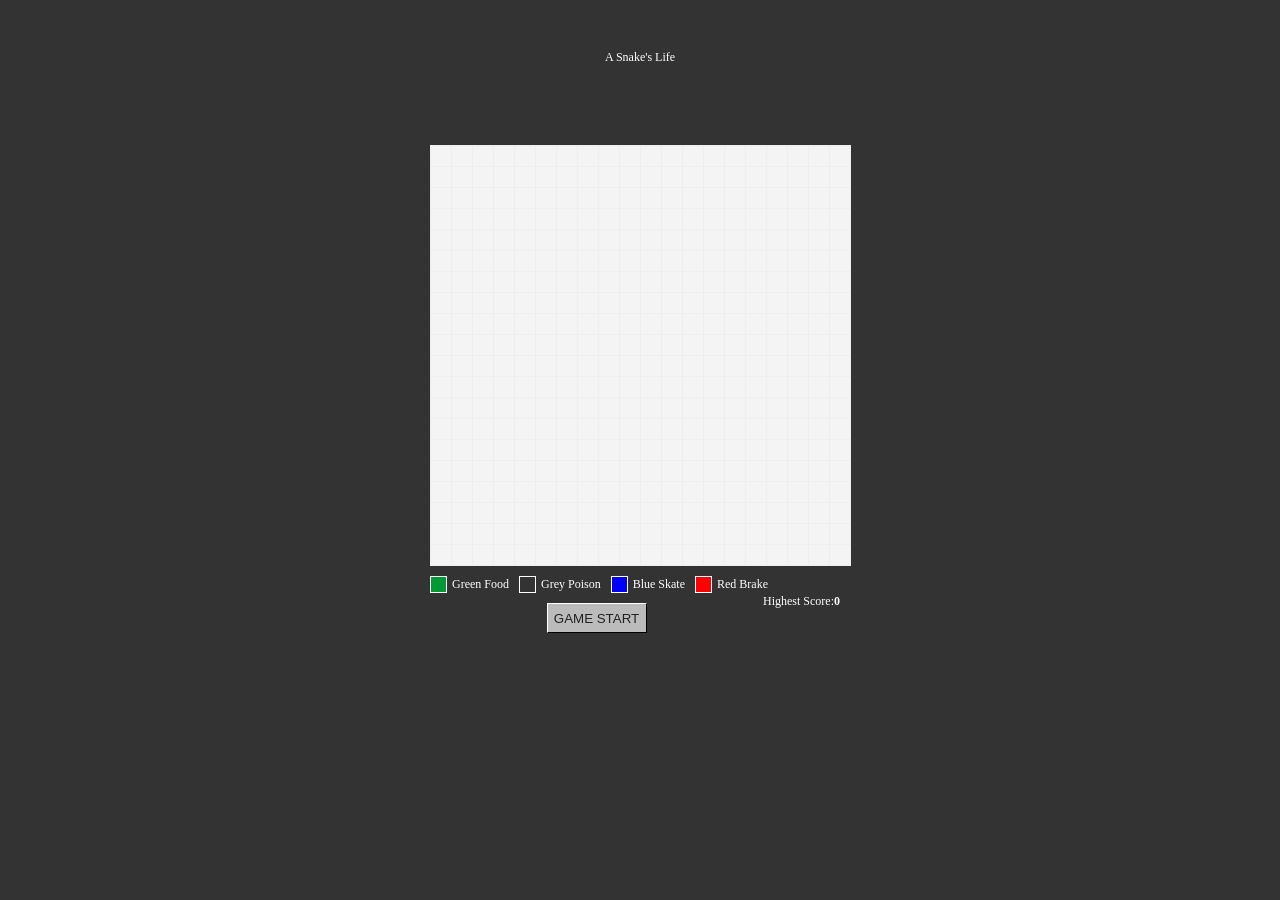
<file: WebContent/snake.html>
<!DOCTYPE html>
<html>
<head>
<meta http-equiv="Content-Type" content="text/html; charset=utf-8" />
<style type="text/css">
* {margin:0; padding:0}
body {background:#333; -moz-user-select:none; text-align:center; font-size:12px}
table {margin:80px auto 10px auto; overflow:hidden; border-collapse:collapse; }
td {width:20px; height:20px; border:1px solid #eee; background:#f4f4f4}
.cover {background:#39c;}
.food {background:#093}
.block {background:#333}
.brake {background:#f00}
.skate {background:#00f}
#say {margin-top:50px; color:white}
#help {width:420px; margin:0 auto; line-height:17px; color:white}
#help span {float:left; margin-right:10px}
#help .box {width:15px; height:15px; margin-right:5px; border:1px solid white}
#btnStart {clear:both; width:100px; height:30px; margin-top:10px; padding:0; background:#bbb; color:#222; border:1px solid #fff; border-bottom-color:#000; border-right-color:#000; cursor:pointer}
</style>
<script type="text/javascript">
function $(str) {
	return document.getElementById(str);
}
function $tag(str,target) {
	target = target || document;
	return target.getElementsByTagName(str);
}

var WIDTH = 20, //grid width
	HEIGHT = 20, //grid height
	SAY = ["Well done!","Come on, you can do better!","Excellent!","OMG!!!"];
var len, //length of the snake
	speed, //speed
	gridElems = multiArray(WIDTH,HEIGHT), //grid element
	carrier, //carry a object(food,obstacle,skate,brake)
	snake, //the position of snake
	info, //information
	btnStart, //start button
	topScore = len,
	snakeTimer, //timer for the snake pace
	brakeTimers = [], //breaktimer
	skateTimers = [], //skate timer
	directkey; // direction key 37-40 left up right down
window.onload = function(){
	info = $("say");
	btnStart = $("btnStart");
	initGrid(); //init the grid
	document.onkeydown = attachEvents; //attach a keyboard event
	btnStart.onclick = function (e) {
		btnStart.blur(); //firefox中必须释放焦点
		start(); //game start
		btnStart.setAttribute("disabled",true);
		btnStart.style.color = "#aaa";
	}
}
//game start
function start() {
	len = 3;
	speed = 10;
	directkey = 39;
	carrier = multiArray(WIDTH,HEIGHT);
	snake = new Array();
	clear();
	initSnake(); //init the snake
	addObject("food");
	walk();
	addRandomBrake();
}
//init grid
function initGrid() {
	var body = $tag("body")[0];
	var table = document.createElement("table"),
		tbody = document.createElement("tbody")
	for(var j = 0; j < HEIGHT; j++) {  
		var col = document.createElement("tr");  
		for(var i = 0; i < WIDTH; i++) {  
			var row = document.createElement("td");
			gridElems[i][j] = col.appendChild(row);  
		}
		tbody.appendChild(col);  
	}
	table.appendChild(tbody);
	$("snakeWrap").appendChild(table);
}
//init the snake
function initSnake() {
	var pointer = randomPointer(len-1, len-1, WIDTH/2);
	for(var i = 0; i < len; i++) {
		var x = pointer[0] - i,
			y = pointer[1];
		snake.push([x,y]);
		carrier[x][y] = "cover";
	}
}
//keyboard event
function attachEvents(e) {
	e = e || event;
	directkey = Math.abs(e.keyCode - directkey) != 2 && e.keyCode > 36 && e.keyCode < 41 ? e.keyCode : directkey; //not direction key, no reverse direction
	return false;
}
function walk() {
	if(snakeTimer) window.clearInterval(snakeTimer);
	snakeTimer = window.setInterval(step, Math.floor(3000/speed));
}
function step() {
	//get the position of the snake
	var headX = snake[0][0],
		headY = snake[0][1];
	switch(directkey) {
		case 37: headX -= 1; break;
		case 38: headY -= 1; break;
		case 39: headX += 1; break
		case 40: headY += 1; break;
	}
	//if touch the board and obstacle, game over
	if(headX >= WIDTH || headX < 0 || headY >= HEIGHT || headY < 0 || carrier[headX][headY] == "block" || carrier[headX][headY] == "cover" ) {
		trace("GAME OVER");
		if(getText($("score"))*1 < len) trace(len,$("score"));
		btnStart.removeAttribute("disabled");
		btnStart.style.color = "#000";
		window.clearInterval(snakeTimer);
		for(var i = 0; i < brakeTimers.length; i++) window.clearTimeout(brakeTimers[i]);
		for(var i = 0; i < skateTimers.length; i++) window.clearTimeout(skateTimers[i]);
		return;
	}
	//speed up
	if(len % 4 == 0 && speed < 60 && carrier[headX][headY] == "food") {
		speed += 5;
		walk();	
		trace("Speed Up!");
	}
	//pick a brake
	if(carrier[headX][headY] == "brake") {
		speed = 5;
		walk();
		trace("Brake!");
	}
	//pick a skate
	if(carrier[headX][headY] == "skate") {
		speed += 20;
		walk();
		trace("Speed up!");
	}	
	//add a block
	if(len % 6 == 0 && len < 60 && carrier[headX][headY] == "food") {
		addObject("block");
	}	
	//conversion
	if(len <= 40 && len % 10 == 0) {
		var cheer = SAY[len/10-1];
		trace(cheer);
	}	
	//eat food
	if(carrier[headX][headY] != "food") {
		var lastX = snake[snake.length-1][0],
			lastY = snake[snake.length-1][1];
		carrier[lastX][lastY] = false;
		gridElems[lastX][lastY].className = "";
		snake.pop();
	} else {
		carrier[headX][headY] = false;
		trace("You got a food");
		addObject("food");
	}
	snake.unshift([headX,headY]);
	carrier[headX][headY] = "cover";
	gridElems[headX][headY].className = "cover";
	
	len = snake.length;
}
//add food
function addObject(name) {
	var p = randomPointer();
	carrier[p[0]][p[1]] = name;
	gridElems[p[0]][p[1]].className = name;
}
//add random brake and skate
function addRandomBrake() {
	var num = randowNum(1,5);
	for(var i = 0; i < num; i++) {
		brakeTimers.push( window.setTimeout(function(){addObject("brake")},randowNum(10000,100000)) );
		skateTimers.push( window.setTimeout(function(){addObject("skate")},randowNum(5000,100000)) );
	}		 
}
//tract output
function trace(sth,who) {
	who = who || info;
	if(document.all) who.innerText = sth;
	else who.textContent = sth;
}
//get text
function getText(target) {
	if(document.all) return target.innerText;
	else return target.textContent;
}
//创建二维数组
function multiArray(m,n) {
	var arr =  new Array(n);
	for(var i=0; i<m; i++) 
		arr[i] = new Array(m);
	return arr;
}
//reset game and clear the grid element
function clear() {
	for(var y = 0; y < gridElems.length; y++) {
		for(var x = 0; x < gridElems[y].length; x++) {
			gridElems[x][y].className = "";
		}
	}
}
//产生指定范围随机点
function randomPointer(startX,startY,endX,endY) {
	startX = startX || 0;
	startY = startY || 0;
	endX = endX || WIDTH;
	endY = endY || HEIGHT;
	var p = [],
		x = Math.floor(Math.random()*(endX - startX)) + startX,
		y = Math.floor(Math.random()*(endY - startY)) + startY;
	if(carrier[x][y]) return randomPointer(startX,startY,endX,endY);
	p[0] = x;
	p[1] = y;
	return p;
}
//make a random number
function randowNum(start,end) {
	return Math.floor(Math.random()*(end - start)) + start;
}
</script>
</head>
<body onselectstart="return false">
	<div id="say">A Snake's Life</div>
    <div id="snakeWrap"></div>
    <div id="help">
    	<span class="box food"></span><span>Green Food</span>
        <span class="box block"></span><span>Grey Poison</span>
        <span class="box skate"></span><span>Blue Skate</span>
        <span class="box brake"></span><span>Red Brake</span>
        <span style="float:right">Highest Score:<strong id="score">0</strong></span>
        <input type="button" id="btnStart" value="GAME START" />
    </div>
</body>
</html>
</file>
